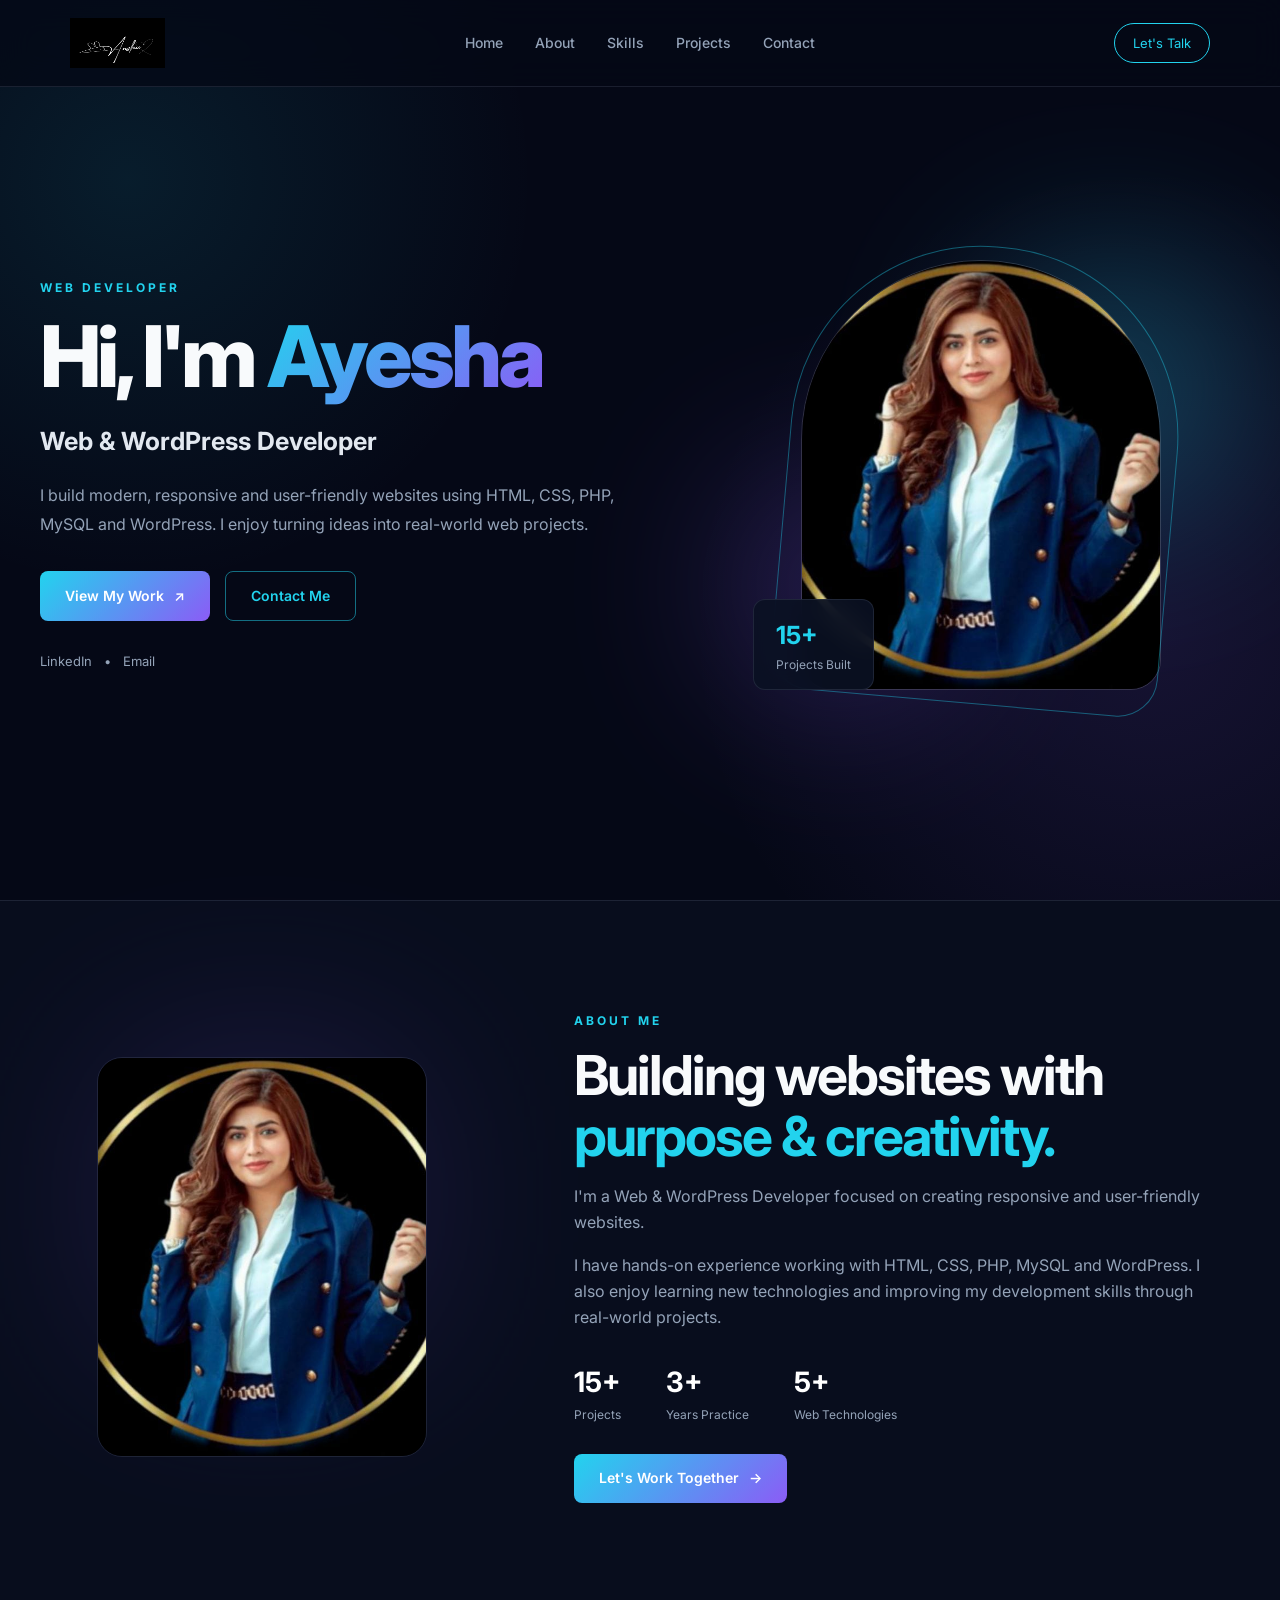
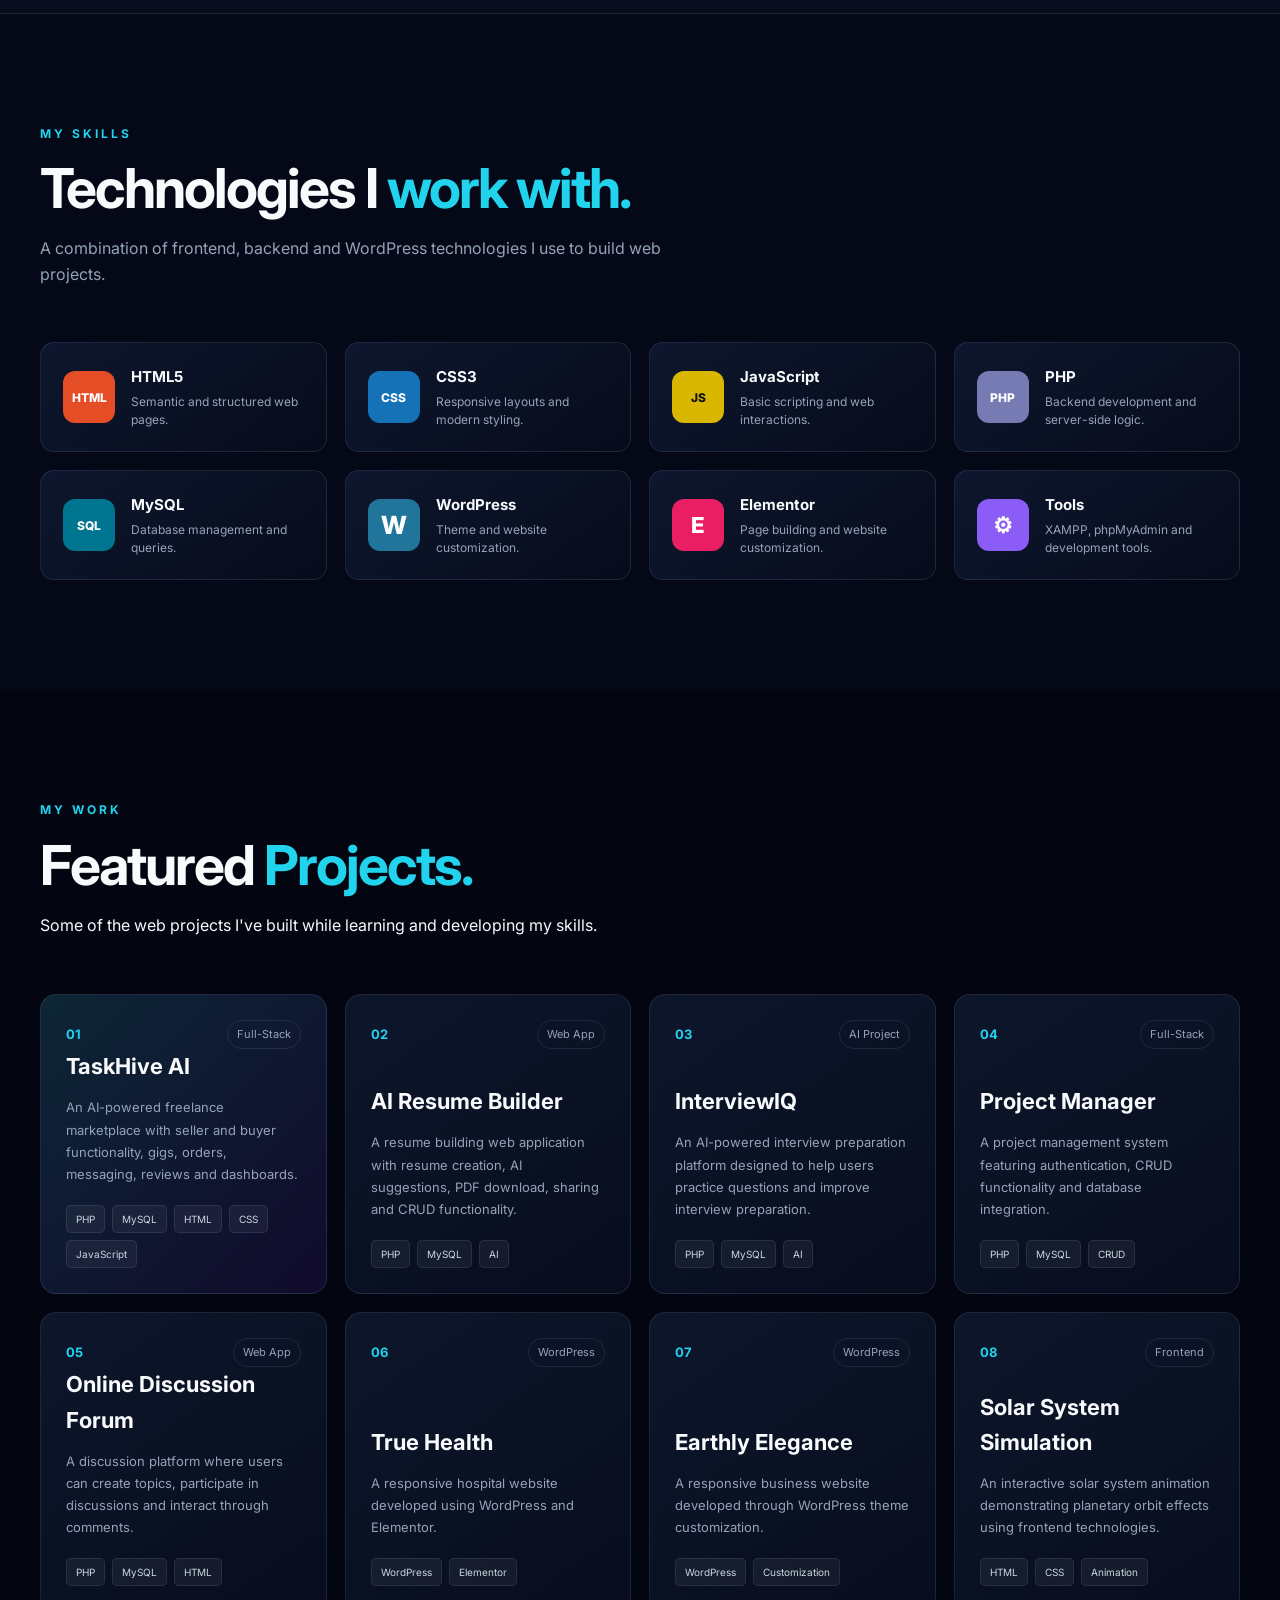
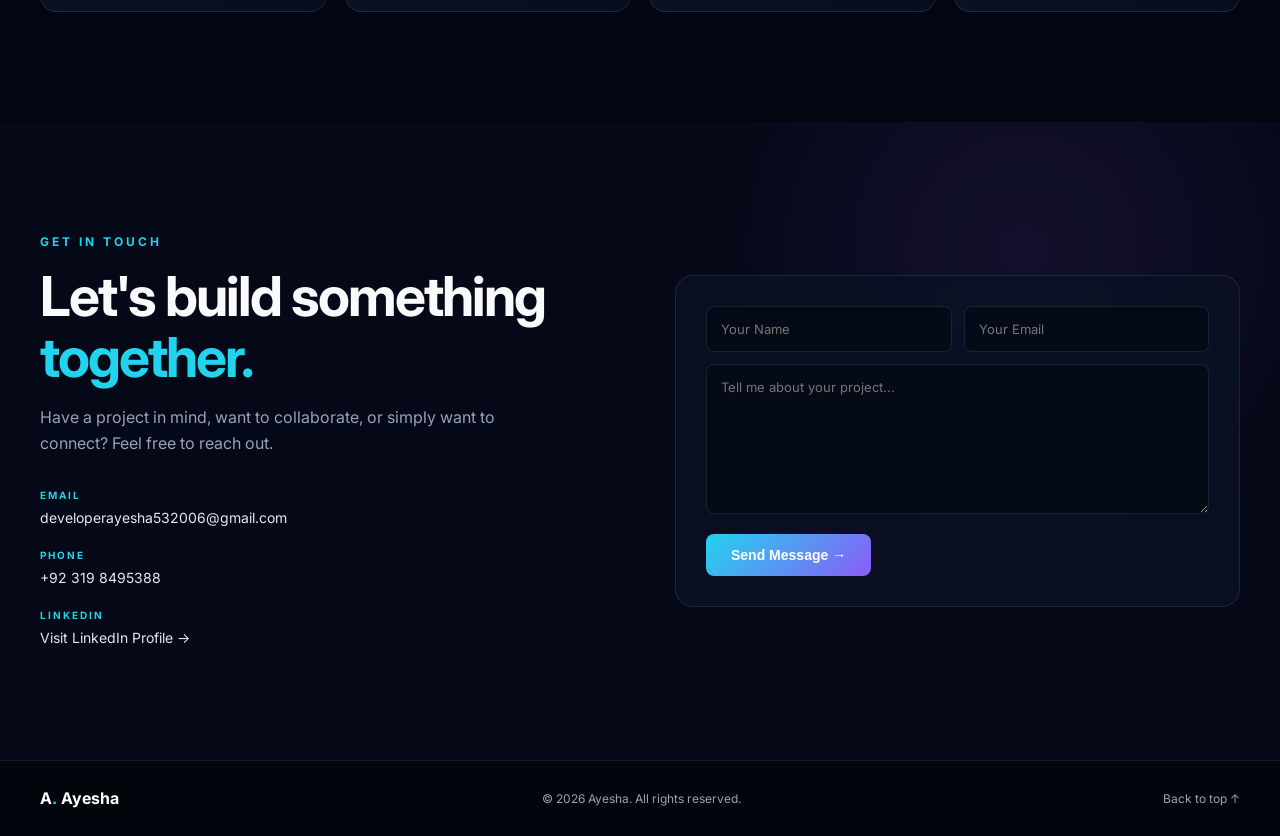
<file: index.html>
<!DOCTYPE html>
<html lang="en">
<head>
    <meta charset="UTF-8">
    <meta name="viewport" content="width=device-width, initial-scale=1.0">

    <title>Ayesha | Web Developer</title>

    <meta
        name="description"
        content="Ayesha is a Web Developer specializing in modern websites, PHP, MySQL and WordPress."
    >

    <link rel="stylesheet" href="style.css">
</head>

<body>

<!-- ================= NAVBAR ================= -->

<header class="navbar">
    <div class="nav-container">

        <a href="#home" class="logo">
           <img src="logo.jpg" alt="">
        </a>

        <nav class="nav-links">
            <a href="#home">Home</a>
            <a href="#about">About</a>
            <a href="#skills">Skills</a>
            <a href="#projects">Projects</a>
            <a href="#contact">Contact</a>
        </nav>

        <a href="#contact" class="nav-btn">
            Let's Talk
        </a>

    </div>
</header>


<!-- ================= HERO ================= -->

<section class="hero" id="home">

    <div class="hero-container">

        <div class="hero-content">

            <p class="eyebrow">WEB DEVELOPER</p>

            <h1>
                Hi, I'm
                <span>Ayesha</span>
            </h1>

            <h2>
                Web & WordPress Developer
            </h2>

            <p class="hero-description">
                I build modern, responsive and user-friendly websites
                using HTML, CSS, PHP, MySQL and WordPress.
                I enjoy turning ideas into real-world web projects.
            </p>

            <div class="hero-buttons">

                <a href="#projects" class="btn primary-btn">
                    View My Work
                    <span>↗</span>
                </a>

                <a href="#contact" class="btn outline-btn">
                    Contact Me
                </a>

            </div>

            <div class="social-links">

                <a href="https://www.linkedin.com/in/ayesha-yaseen-26687239b/"
                   target="_blank">
                    LinkedIn
                </a>

                <span>•</span>

                <a href="#contact">
                    Email
                </a>

            </div>

        </div>


        <div class="hero-visual">

            <div class="glow glow-one"></div>
            <div class="glow glow-two"></div>

            <div class="image-wrapper">

                <div class="image-border"></div>

                <img
                    src="profile.jpeg"
                    alt="Ayesha"
                >

            </div>

            <div class="floating-card">
                <strong>15+</strong>
                <span>Projects Built</span>
            </div>

        </div>

    </div>

</section>


<!-- ================= ABOUT ================= -->

<section class="about section" id="about">

    <div class="section-container about-container">

        <div class="about-image">

            <div class="about-glow"></div>

            <img
                src="profile.jpeg"
                alt="Ayesha"
            >

        </div>


        <div class="about-content">

            <p class="section-label">ABOUT ME</p>

            <h2>
                Building websites with
                <span>purpose & creativity.</span>
            </h2>

            <p>
                I'm a Web & WordPress Developer focused on creating
                responsive and user-friendly websites.
            </p>

            <p>
                I have hands-on experience working with HTML, CSS,
                PHP, MySQL and WordPress. I also enjoy learning new
                technologies and improving my development skills
                through real-world projects.
            </p>

            <div class="about-stats">

                <div>
                    <strong>15+</strong>
                    <span>Projects</span>
                </div>

                <div>
                    <strong>3+</strong>
                    <span>Years Practice</span>
                </div>

                <div>
                    <strong>5+</strong>
                    <span>Web Technologies</span>
                </div>

            </div>

            <a href="#contact" class="btn primary-btn">
                Let's Work Together
                <span>→</span>
            </a>

        </div>

    </div>

</section>


<!-- ================= SKILLS ================= -->

<section class="skills section" id="skills">

    <div class="section-container">

        <div class="section-heading">

            <p class="section-label">MY SKILLS</p>

            <h2>
                Technologies I
                <span>work with.</span>
            </h2>

            <p>
                A combination of frontend, backend and WordPress
                technologies I use to build web projects.
            </p>

        </div>


        <div class="skills-grid">

            <div class="skill-card">
                <div class="skill-icon html-icon">HTML</div>
                <div>
                    <h3>HTML5</h3>
                    <p>Semantic and structured web pages.</p>
                </div>
            </div>


            <div class="skill-card">
                <div class="skill-icon css-icon">CSS</div>
                <div>
                    <h3>CSS3</h3>
                    <p>Responsive layouts and modern styling.</p>
                </div>
            </div>


            <div class="skill-card">
                <div class="skill-icon js-icon">JS</div>
                <div>
                    <h3>JavaScript</h3>
                    <p>Basic scripting and web interactions.</p>
                </div>
            </div>


            <div class="skill-card">
                <div class="skill-icon php-icon">PHP</div>
                <div>
                    <h3>PHP</h3>
                    <p>Backend development and server-side logic.</p>
                </div>
            </div>


            <div class="skill-card">
                <div class="skill-icon mysql-icon">SQL</div>
                <div>
                    <h3>MySQL</h3>
                    <p>Database management and queries.</p>
                </div>
            </div>


            <div class="skill-card">
                <div class="skill-icon wp-icon">W</div>
                <div>
                    <h3>WordPress</h3>
                    <p>Theme and website customization.</p>
                </div>
            </div>


            <div class="skill-card">
                <div class="skill-icon elementor-icon">E</div>
                <div>
                    <h3>Elementor</h3>
                    <p>Page building and website customization.</p>
                </div>
            </div>


            <div class="skill-card">
                <div class="skill-icon tools-icon">⚙</div>
                <div>
                    <h3>Tools</h3>
                    <p>XAMPP, phpMyAdmin and development tools.</p>
                </div>
            </div>

        </div>

    </div>

</section>


<!-- ================= PROJECTS ================= -->

<section class="projects section" id="projects">

    <div class="section-container">

        <div class="section-heading projects-heading">

            <div>
                <p class="section-label">MY WORK</p>

                <h2>
                    Featured
                    <span>Projects.</span>
                </h2>

                <p>
                    Some of the web projects I've built while learning
                    and developing my skills.
                </p>
            </div>

        </div>


        <div class="projects-grid">


            <!-- TaskHive -->

            <article class="project-card featured">

                <div class="project-top">

                    <span class="project-number">01</span>

                    <span class="project-type">
                        Full-Stack
                    </span>

                </div>

                <div class="project-content">

                    <h3>TaskHive AI</h3>

                    <p>
                        An AI-powered freelance marketplace with
                        seller and buyer functionality, gigs,
                        orders, messaging, reviews and dashboards.
                    </p>

                    <div class="project-tags">
                        <span>PHP</span>
                        <span>MySQL</span>
                        <span>HTML</span>
                        <span>CSS</span>
                        <span>JavaScript</span>
                    </div>

                </div>

            </article>


            <!-- AI Resume -->

            <article class="project-card">

                <div class="project-top">

                    <span class="project-number">02</span>

                    <span class="project-type">
                        Web App
                    </span>

                </div>

                <div class="project-content">

                    <h3>AI Resume Builder</h3>

                    <p>
                        A resume building web application with
                        resume creation, AI suggestions, PDF
                        download, sharing and CRUD functionality.
                    </p>

                    <div class="project-tags">
                        <span>PHP</span>
                        <span>MySQL</span>
                        <span>AI</span>
                    </div>

                </div>

            </article>


            <!-- InterviewIQ -->

            <article class="project-card">

                <div class="project-top">

                    <span class="project-number">03</span>

                    <span class="project-type">
                        AI Project
                    </span>

                </div>

                <div class="project-content">

                    <h3>InterviewIQ</h3>

                    <p>
                        An AI-powered interview preparation
                        platform designed to help users practice
                        questions and improve interview preparation.
                    </p>

                    <div class="project-tags">
                        <span>PHP</span>
                        <span>MySQL</span>
                        <span>AI</span>
                    </div>

                </div>

            </article>


            <!-- Project Manager -->

            <article class="project-card">

                <div class="project-top">

                    <span class="project-number">04</span>

                    <span class="project-type">
                        Full-Stack
                    </span>

                </div>

                <div class="project-content">

                    <h3>Project Manager</h3>

                    <p>
                        A project management system featuring
                        authentication, CRUD functionality and
                        database integration.
                    </p>

                    <div class="project-tags">
                        <span>PHP</span>
                        <span>MySQL</span>
                        <span>CRUD</span>
                    </div>

                </div>

            </article>


            <!-- Discussion Forum -->

            <article class="project-card">

                <div class="project-top">

                    <span class="project-number">05</span>

                    <span class="project-type">
                        Web App
                    </span>

                </div>

                <div class="project-content">

                    <h3>Online Discussion Forum</h3>

                    <p>
                        A discussion platform where users can
                        create topics, participate in discussions
                        and interact through comments.
                    </p>

                    <div class="project-tags">
                        <span>PHP</span>
                        <span>MySQL</span>
                        <span>HTML</span>
                    </div>

                </div>

            </article>


            <!-- WordPress -->

            <article class="project-card">

                <div class="project-top">

                    <span class="project-number">06</span>

                    <span class="project-type">
                        WordPress
                    </span>

                </div>

                <div class="project-content">

                    <h3>True Health</h3>

                    <p>
                        A responsive hospital website developed
                        using WordPress and Elementor.
                    </p>

                    <div class="project-tags">
                        <span>WordPress</span>
                        <span>Elementor</span>
                    </div>

                </div>

            </article>


            <!-- Earthly Elegance -->

            <article class="project-card">

                <div class="project-top">

                    <span class="project-number">07</span>

                    <span class="project-type">
                        WordPress
                    </span>

                </div>

                <div class="project-content">

                    <h3>Earthly Elegance</h3>

                    <p>
                        A responsive business website developed
                        through WordPress theme customization.
                    </p>

                    <div class="project-tags">
                        <span>WordPress</span>
                        <span>Customization</span>
                    </div>

                </div>

            </article>


            <!-- Solar System -->

            <article class="project-card">

                <div class="project-top">

                    <span class="project-number">08</span>

                    <span class="project-type">
                        Frontend
                    </span>

                </div>

                <div class="project-content">

                    <h3>Solar System Simulation</h3>

                    <p>
                        An interactive solar system animation
                        demonstrating planetary orbit effects
                        using frontend technologies.
                    </p>

                    <div class="project-tags">
                        <span>HTML</span>
                        <span>CSS</span>
                        <span>Animation</span>
                    </div>

                </div>

            </article>

        </div>

    </div>

</section>


<!-- ================= CONTACT ================= -->

<section class="contact section" id="contact">

    <div class="section-container contact-container">

        <div class="contact-content">

            <p class="section-label">GET IN TOUCH</p>

            <h2>
                Let's build something
                <span>together.</span>
            </h2>

            <p>
                Have a project in mind, want to collaborate,
                or simply want to connect? Feel free to reach out.
            </p>


            <div class="contact-details">

                <div>
                    <span>EMAIL</span>
                    <a href="mailto:developerayesha532006@gmail.com">
                        developerayesha532006@gmail.com
                    </a>
                </div>


                <div>
                    <span>PHONE</span>
                    <p>+92 319 8495388</p>
                </div>


                <div>
                    <span>LINKEDIN</span>

                    <a
                        href="https://www.linkedin.com/in/ayesha-yaseen-26687239b/"
                        target="_blank"
                    >
                        Visit LinkedIn Profile →
                    </a>

                </div>

            </div>

        </div>


        <div class="contact-form">

            <form>

                <div class="input-row">

                    <input
                        type="text"
                        placeholder="Your Name"
                        required
                    >

                    <input
                        type="email"
                        placeholder="Your Email"
                        required
                    >

                </div>

                <textarea
                    placeholder="Tell me about your project..."
                    required
                ></textarea>

                <button type="submit" class="btn primary-btn">
                    Send Message →
                </button>

            </form>

        </div>

    </div>

</section>


<!-- ================= FOOTER ================= -->

<footer class="footer">

    <div class="footer-container">

        <div class="footer-logo">
            A<span>.</span> Ayesha
        </div>

        <p>
            © 2026 Ayesha. All rights reserved.
        </p>

        <a href="#home">
            Back to top ↑
        </a>

    </div>

</footer>


</body>
</html>
</file>
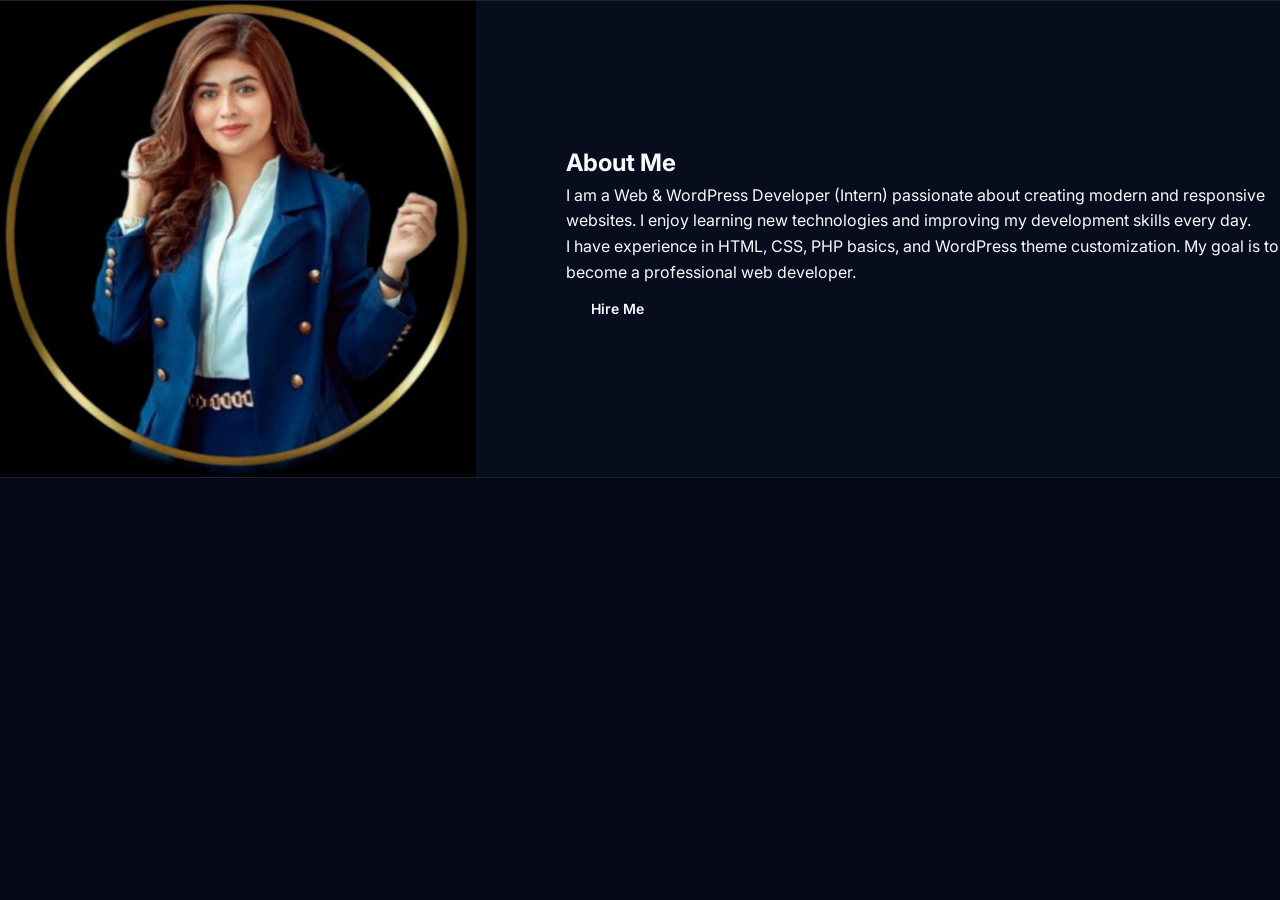
<file: about.html>
<!DOCTYPE html>
<html lang="en">
<head>
    <title>My Portfolio</title>
    <link rel="stylesheet" href="style.css">
</head>
<body>

<section class="about">

    <div class="about-container">
        <div class="about-img">
            <img src="profile.jpeg" alt="About Image">
        </div>

        <div class="about-text">
            <h2>About Me</h2>

            <p>
                I am a Web & WordPress Developer (Intern) passionate about creating modern and responsive websites.
                I enjoy learning new technologies and improving my development skills every day.
            </p>

            <p>
                I have experience in HTML, CSS, PHP basics, and WordPress theme customization.
                My goal is to become a professional web developer.
            </p>

            <a href="contact.html" class="btn btn-primary">Hire Me</a>
        </div>
 </div>
</section>
</body>
</file>
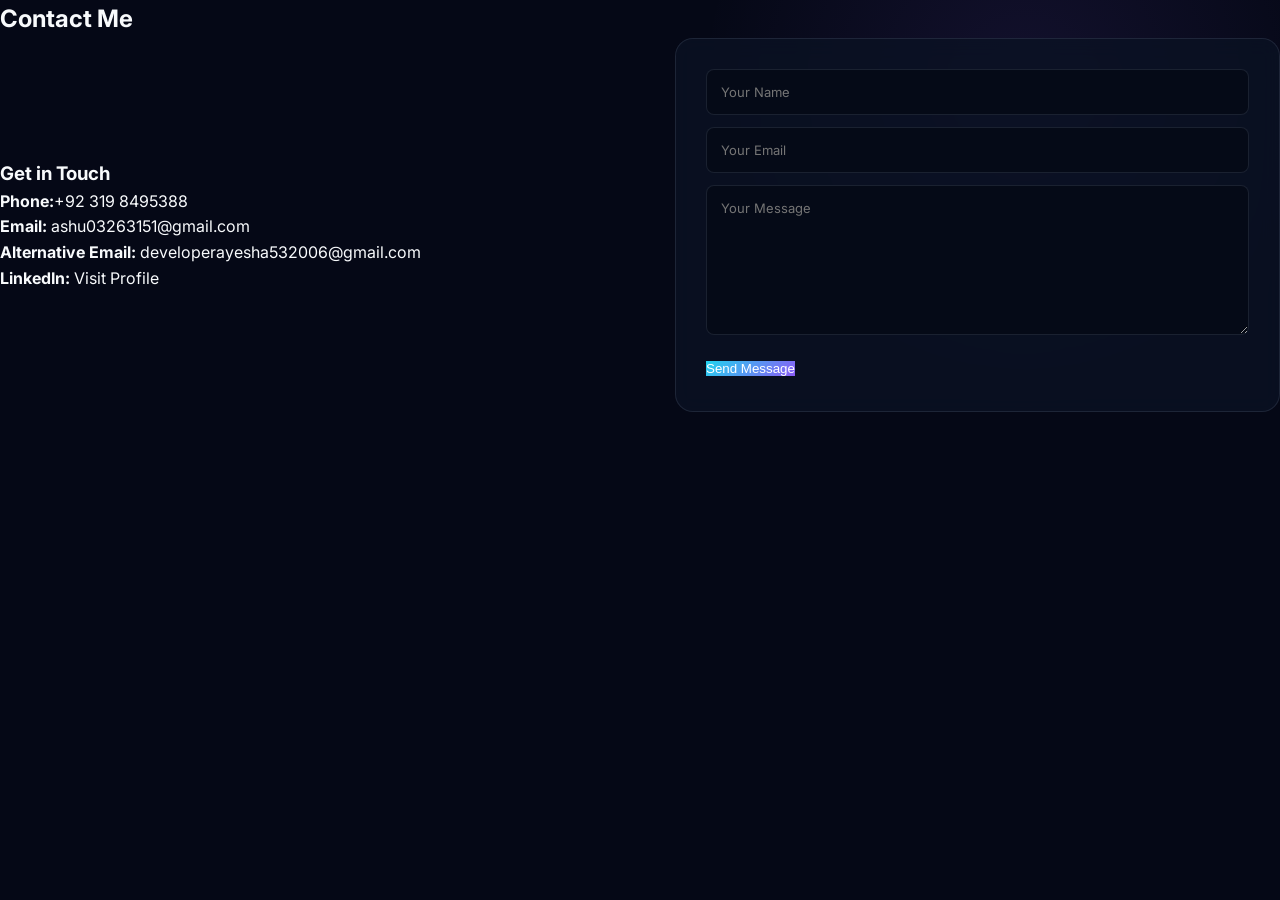
<file: contact.html>
<!DOCTYPE html>
<html lang="en">
<head>
    <title>My Portfolio</title>
    <link rel="stylesheet" href="style.css">
</head>
<body>

<section class="contact">

    <h2>Contact Me</h2>

    <div class="contact-container">

        <div class="contact-info">

            <h3>Get in Touch</h3>

            <p><b>Phone:</b>+92 319 8495388</p>
            <p><b>Email:</b> ashu03263151@gmail.com</p>
            <p><b>Alternative Email:</b> developerayesha532006@gmail.com</p>
            <p><b>LinkedIn:</b> 
                <a href="https://www.linkedin.com/in/ayesha-yaseen-26687239b/" target="_blank">
                    Visit Profile
                </a>
            </p>

        </div>
        <div class="contact-form">

            <form>
                <input type="text" placeholder="Your Name">
                <input type="email" placeholder="Your Email">
                <textarea placeholder="Your Message"></textarea>
                <button type="submit" class="primary-btn">Send Message</button>
            </form>

        </div>

    </div>

</section>
</body>
</file>
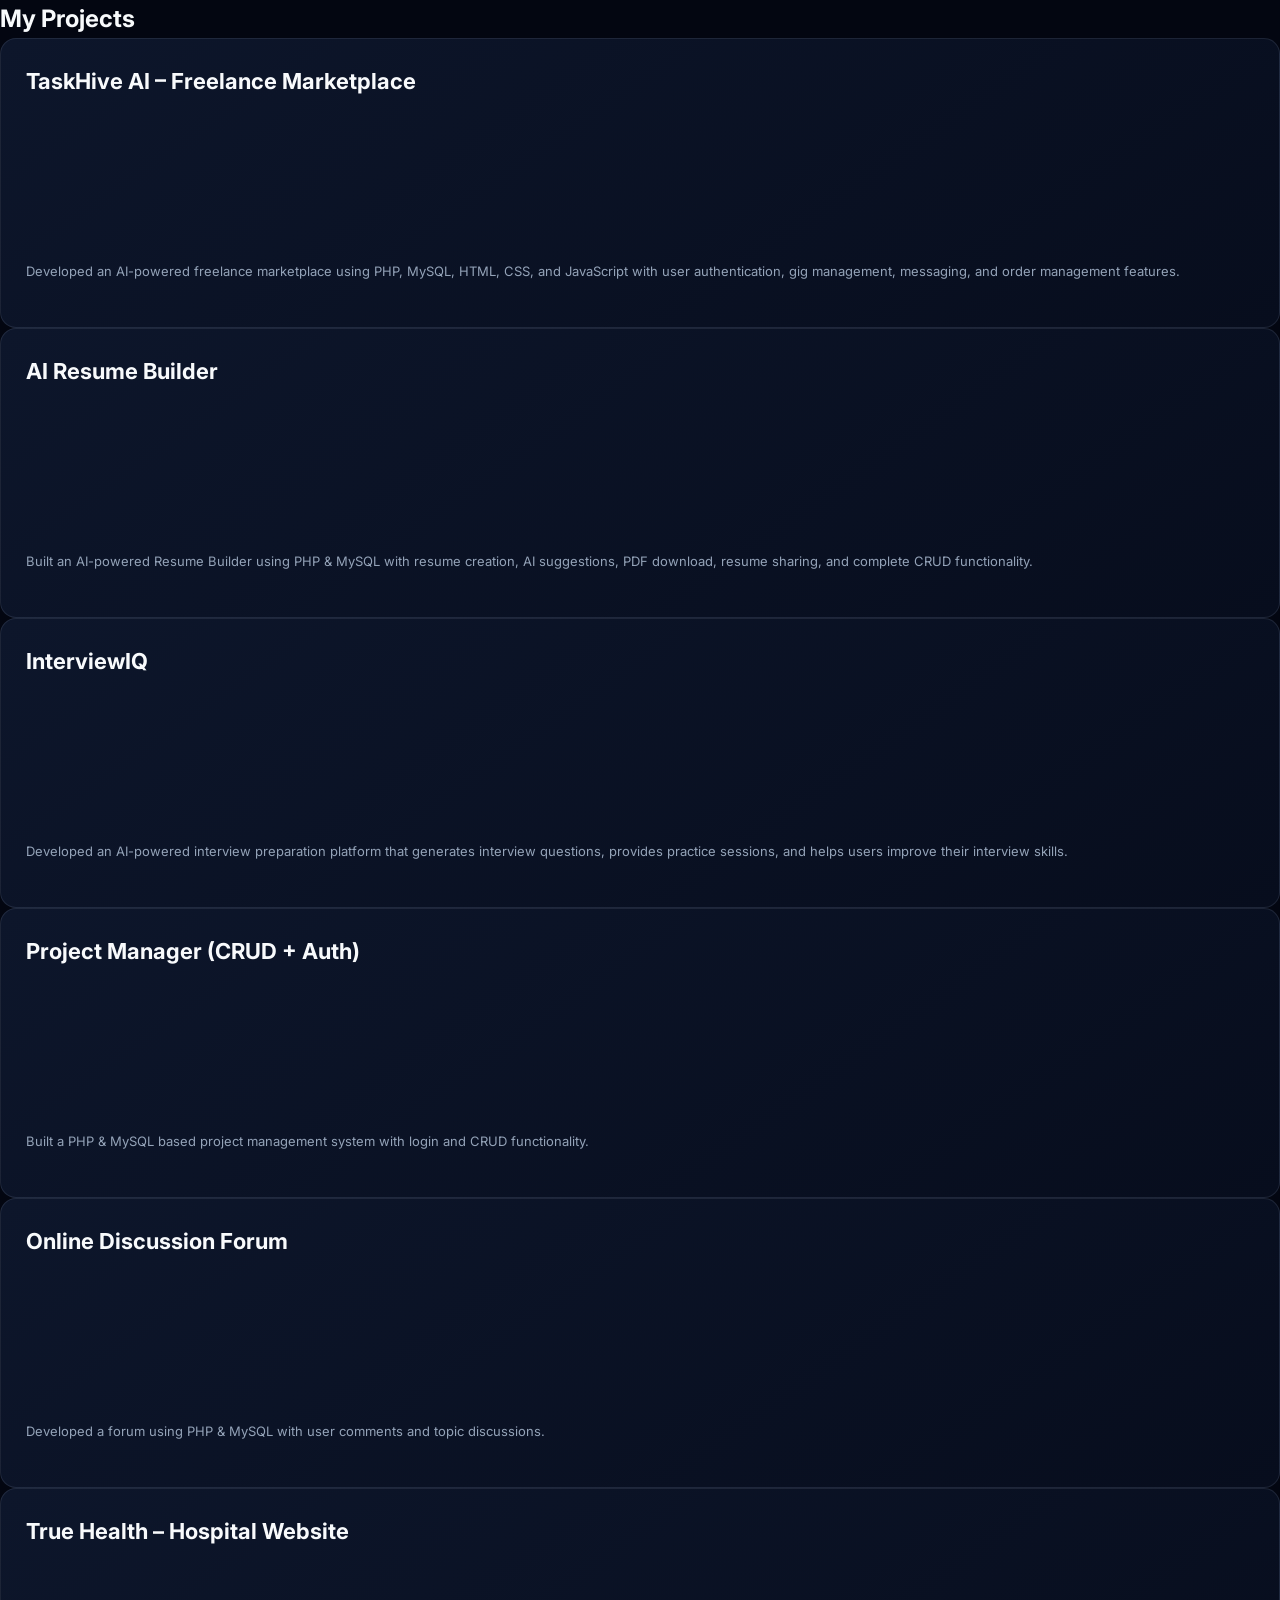
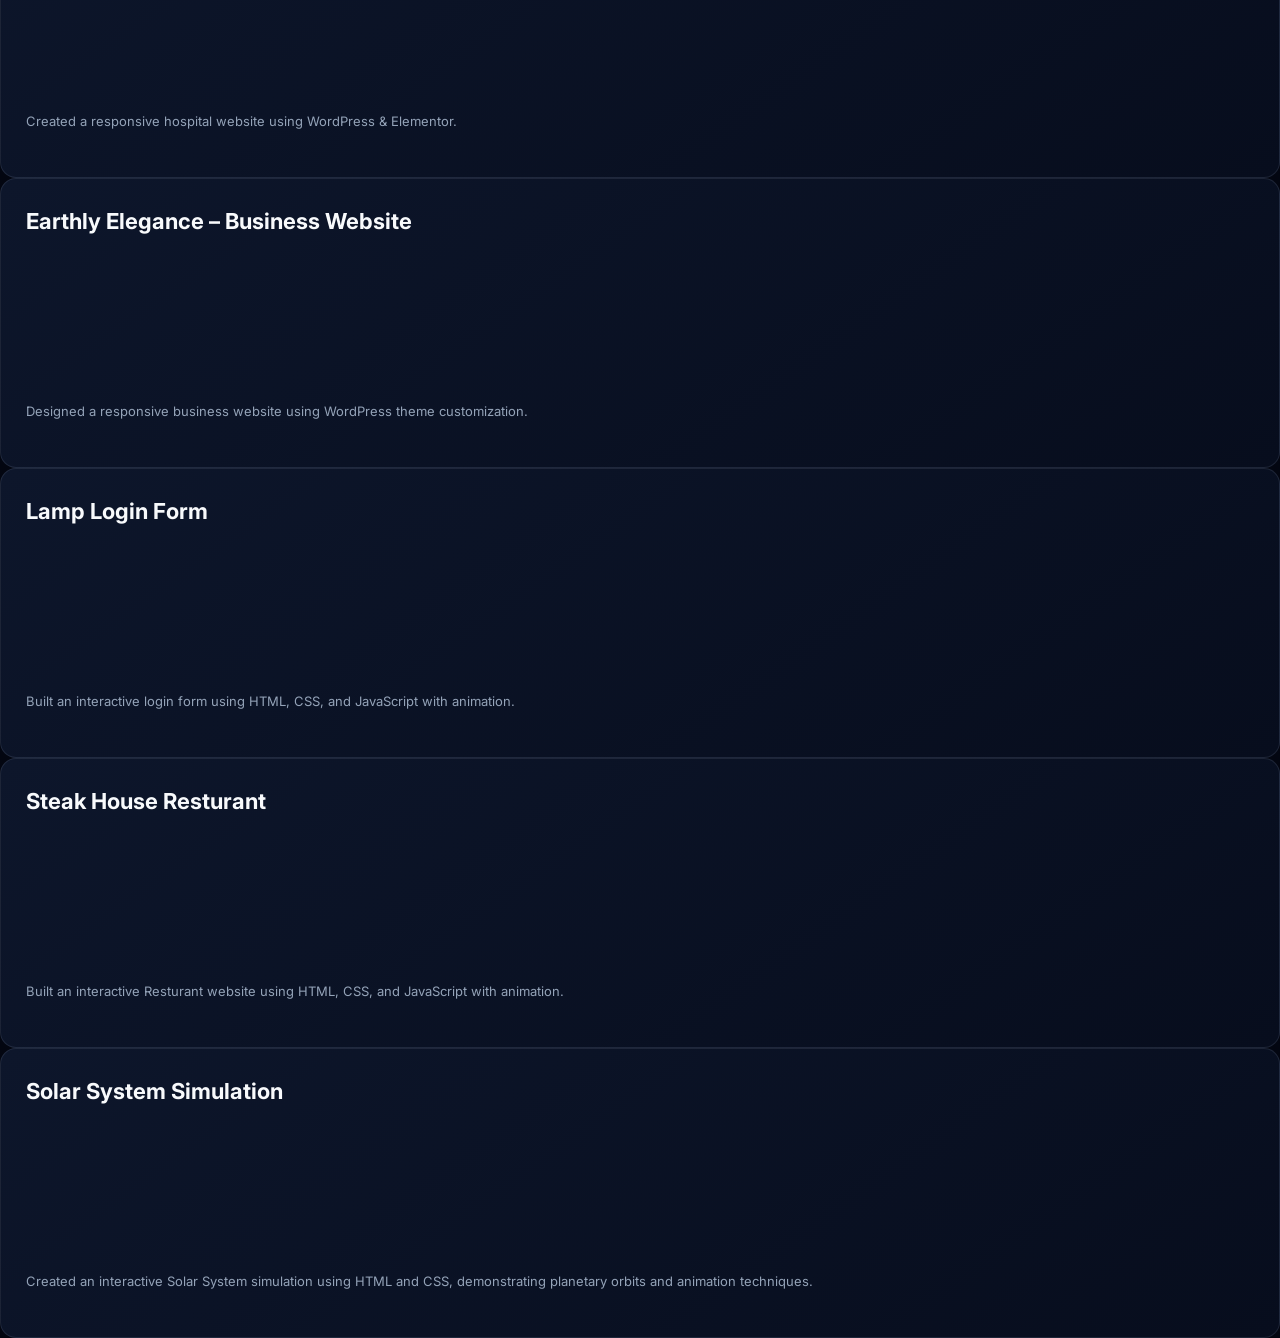
<file: project.html>
<!DOCTYPE html> 
<html lang="en"> 
    <head> <title>My Portfolio</title> 
        <link rel="stylesheet" href="style.css"> 
    </head> 
    <body>
         <section class="projects"> 
            <h2>My Projects</h2>
             <div class="projects-container">
                 <div class="project-card">
                    <h3>TaskHive AI – Freelance Marketplace</h3> 
                    <p>Developed an AI-powered freelance marketplace using PHP, MySQL, HTML, CSS, and JavaScript with user authentication, gig management, messaging, and order management features.</p> 
                </div>
                 <div class="project-card"> 
                    <h3>AI Resume Builder</h3> 
                    <p>Built an AI-powered Resume Builder using PHP & MySQL with resume creation,
                         AI suggestions, PDF download, resume sharing, and complete CRUD functionality.</p> 
                        </div> <div class="project-card"> 
                            <h3>InterviewIQ</h3>
                            <p>Developed an AI-powered interview preparation platform that generates 
                                interview questions, provides practice sessions, and helps users
                                 improve their interview skills.</p> 
                                </div> <div class="project-card"> 
                                    <h3>Project Manager (CRUD + Auth)</h3> 
                                    <p>Built a PHP & MySQL based project management system with login 
                                        and CRUD functionality.</p> 
                                    </div> 
                                    <div class="project-card"> 
                                        <h3>Online Discussion Forum</h3> 
                                        <p>Developed a forum using PHP & MySQL with user comments
                                             and topic discussions.</p>
                                            </div>
                                             <div class="project-card">
                                                 <h3>True Health – Hospital Website</h3> 
                                                 <p>Created a responsive hospital website using WordPress
                                                     & Elementor.</p> </div> 
                                                     <div class="project-card">
                                                         <h3>Earthly Elegance – Business Website</h3> 
                                                         <p>Designed a responsive business website using WordPress theme customization.</p> </div> <div class="project-card"> <h3>Lamp Login Form</h3> <p>Built an interactive login form using HTML, CSS, and JavaScript with animation.</p> </div> <div class="project-card"> <h3>Steak House Resturant</h3> <p>Built an interactive Resturant website using HTML, CSS, and JavaScript with animation.</p>
                                                         </div> 
                                                         <div class="project-card">
                                                             <h3>Solar System Simulation</h3> 
                                                             <p> Created an interactive Solar System simulation using HTML
                                                                 and CSS, demonstrating planetary orbits and animation 
                                                                 techniques. </p>
                                                                 </div>
                                                                 </div> 
    </section>
 </body>
</file>
<file: style.css>
@import url('https://fonts.googleapis.com/css2?family=Inter:wght@400;500;600;700;800&display=swap');


/* =========================
   ROOT
========================= */

:root {

    --bg: #050816;
    --bg-light: #080d1d;
    --card: #0b1224;
    --card-hover: #101a32;

    --text: #f8fafc;
    --muted: #94a3b8;

    --blue: #22d3ee;
    --blue-dark: #0891b2;
    --purple: #8b5cf6;

    --border: rgba(148,163,184,0.15);

    --gradient:
        linear-gradient(
            135deg,
            #22d3ee,
            #8b5cf6
        );
}




* {
    margin: 0;
    padding: 0;
    box-sizing: border-box;
}

html {
    scroll-behavior: smooth;
}

body {
    font-family: 'Inter', sans-serif;
    background: var(--bg);
    color: var(--text);
    line-height: 1.6;
}

a {
    text-decoration: none;
    color: inherit;
}

img {
    max-width: 100%;
    display: block;
}



.navbar {
    position: fixed;
    top: 0;
    left: 0;

    width: 100%;

    z-index: 1000;

    background: rgba(5, 8, 22, 0.75);

    backdrop-filter: blur(16px);

    border-bottom: 1px solid var(--border);
}

.nav-container {
    max-width: 1200px;

    margin: auto;

    padding: 18px 30px;

    display: flex;
    align-items: center;
    justify-content: space-between;
}

.logo {
    display: flex;
    align-items: center;
}

.logo img {
    width: 95px;
     height: 50px;

}

.nav-links {
    display: flex;
    gap: 32px;
}

.nav-links a {
    color: var(--muted);

    font-size: 14px;
    font-weight: 500;

    transition: 0.3s;
}

.nav-links a:hover {
    color: var(--blue);
}

.nav-btn {
    padding: 9px 18px;

    border: 1px solid var(--blue);

    border-radius: 30px;

    color: var(--blue);

    font-size: 13px;

    transition: 0.3s;
}

.nav-btn:hover {
    background: var(--blue);
    color: #031018;
}


/* =========================
   HERO
========================= */

.hero {
    min-height: 100vh;

    display: flex;
    align-items: center;

    padding: 130px 30px 80px;

    position: relative;

    overflow: hidden;

    background:
        radial-gradient(
            circle at 10% 20%,
            rgba(34,211,238,0.10),
            transparent 30%
        ),

        radial-gradient(
            circle at 90% 70%,
            rgba(139,92,246,0.13),
            transparent 35%
        );
}

.hero-container {
    max-width: 1200px;

    width: 100%;

    margin: auto;

    display: grid;

    grid-template-columns: 1.1fr 0.9fr;

    align-items: center;

    gap: 50px;
}

.eyebrow,
.section-label {
    color: var(--blue);

    font-size: 12px;

    font-weight: 700;

    letter-spacing: 3px;

    margin-bottom: 15px;
}

.hero-content h1 {
    font-size: clamp(55px, 7vw, 85px);

    line-height: 1.05;

    font-weight: 800;

    letter-spacing: -4px;
}

.hero-content h1 span {
    background: var(--gradient);

    -webkit-background-clip: text;

    -webkit-text-fill-color: transparent;
}

.hero-content h2 {
    font-size: 25px;

    margin-top: 20px;

    color: #e2e8f0;
}

.hero-description {
    max-width: 580px;

    color: var(--muted);

    margin-top: 20px;

    font-size: 16px;

    line-height: 1.8;
}

.hero-buttons {
    display: flex;

    gap: 15px;

    margin-top: 32px;
}

.btn {
    display: inline-flex;

    align-items: center;

    justify-content: center;

    gap: 10px;

    padding: 13px 25px;

    border-radius: 8px;

    font-size: 14px;

    font-weight: 600;

    transition: 0.3s;
}

.primary-btn {
    background: var(--gradient);

    color: white;

    border: none;
}

.primary-btn:hover {
    transform: translateY(-3px);

    box-shadow:
        0 10px 30px
        rgba(34,211,238,0.2);
}

.outline-btn {
    border: 1px solid rgba(34,211,238,0.5);

    color: var(--blue);

    background: transparent;
}

.outline-btn:hover {
    background: rgba(34,211,238,0.08);

    transform: translateY(-3px);
}

.social-links {
    display: flex;

    gap: 12px;

    margin-top: 30px;

    color: var(--muted);

    font-size: 13px;
}

.social-links a:hover {
    color: var(--blue);
}


/* =========================
   HERO IMAGE
========================= */

.hero-visual {
    position: relative;

    display: flex;

    justify-content: center;

    align-items: center;

    min-height: 500px;
}

.image-wrapper {
    position: relative;

    width: 360px;
    height: 430px;

    z-index: 2;
}

.image-wrapper img {
    width: 100%;
    height: 100%;

    object-fit: cover;

    border-radius: 180px 180px 30px 30px;

    border: 1px solid rgba(255,255,255,0.15);
}

.image-border {
    position: absolute;

    inset: -14px;

    border: 1px solid rgba(34,211,238,0.4);

    border-radius: 190px 190px 40px 40px;

    transform: rotate(5deg);
}

.glow {
    position: absolute;

    border-radius: 50%;

    filter: blur(90px);

    opacity: 0.3;
}

.glow-one {
    width: 250px;
    height: 250px;

    background: var(--blue);

    top: 40px;
    right: 0;
}

.glow-two {
    width: 220px;
    height: 220px;

    background: var(--purple);

    bottom: 30px;
    left: 10px;
}

.floating-card {
    position: absolute;

    bottom: 35px;
    left: 30px;

    z-index: 3;

    background: rgba(10,17,35,0.9);

    border: 1px solid var(--border);

    backdrop-filter: blur(12px);

    padding: 15px 22px;

    border-radius: 12px;

    display: flex;

    flex-direction: column;
}

.floating-card strong {
    font-size: 25px;

    color: var(--blue);
}

.floating-card span {
    font-size: 12px;

    color: var(--muted);
}


/* =========================
   GENERAL SECTIONS
========================= */

.section {
    padding: 110px 30px;
}

.section-container {
    max-width: 1200px;

    margin: auto;
}

.section-heading {
    max-width: 650px;

    margin-bottom: 55px;
}

.section-heading h2,
.about-content h2,
.contact-content h2 {
    font-size: clamp(36px, 5vw, 55px);

    line-height: 1.1;

    letter-spacing: -2px;

    margin-bottom: 18px;
}

.section-heading h2 span,
.about-content h2 span,
.contact-content h2 span {
    color: var(--blue);
}

.section-heading > p:last-child {
    color: var(--muted);
}


/* =========================
   ABOUT
========================= */

.about {
    background: var(--bg-light);

    border-top: 1px solid var(--border);

    border-bottom: 1px solid var(--border);
}

.about-container {
    display: grid;

    grid-template-columns: 0.8fr 1.2fr;

    gap: 90px;

    align-items: center;
}

.about-image {
    position: relative;

    display: flex;

    justify-content: center;
}

.about-image img {
    width: 330px;
    height: 400px;

    object-fit: cover;

    border-radius: 25px;

    position: relative;

    z-index: 2;

    border: 1px solid var(--border);
}

.about-glow {
    position: absolute;

    width: 280px;
    height: 280px;

    background: var(--purple);

    filter: blur(100px);

    opacity: 0.18;
}

.about-content > p:not(.section-label) {
    color: var(--muted);

    margin-bottom: 18px;

    max-width: 650px;
}

.about-stats {
    display: flex;

    gap: 45px;

    margin: 30px 0;
}

.about-stats div {
    display: flex;

    flex-direction: column;
}

.about-stats strong {
    font-size: 28px;

    color: white;
}

.about-stats span {
    color: var(--muted);

    font-size: 12px;
}


/* =========================
   SKILLS
========================= */

.skills-grid {
    display: grid;

    grid-template-columns:
        repeat(4, 1fr);

    gap: 18px;
}

.skill-card {
    display: flex;

    align-items: center;

    gap: 16px;

    padding: 22px;

    background:
        linear-gradient(
            145deg,
            rgba(15,25,48,0.9),
            rgba(7,13,28,0.9)
        );

    border: 1px solid var(--border);

    border-radius: 14px;

    transition: 0.3s;
}

.skill-card:hover {
    transform: translateY(-6px);

    border-color:
        rgba(34,211,238,0.5);

    background: var(--card-hover);
}

.skill-icon {
    min-width: 52px;
    height: 52px;

    display: flex;

    align-items: center;
    justify-content: center;

    border-radius: 12px;

    font-weight: 800;

    font-size: 12px;

    color: white;
}

.html-icon {
    background: #e44d26;
}

.css-icon {
    background: #1572b6;
}

.js-icon {
    background: #d9b600;
    color: #111;
}

.php-icon {
    background: #777bb3;
}

.mysql-icon {
    background: #00758f;
}

.wp-icon {
    background: #21759b;

    font-size: 25px;
}

.elementor-icon {
    background: #e91e63;

    font-size: 22px;
}

.tools-icon {
    background: var(--purple);

    font-size: 22px;
}

.skill-card h3 {
    font-size: 15px;

    margin-bottom: 4px;
}

.skill-card p {
    color: var(--muted);

    font-size: 12px;

    line-height: 1.5;
}


/* =========================
   PROJECTS
========================= */

.projects {
    background: #030611;

    position: relative;
}

.projects-grid {
    display: grid;

    grid-template-columns:
        repeat(4, 1fr);

    gap: 18px;
}

.project-card {
    min-height: 290px;

    padding: 25px;

    display: flex;

    flex-direction: column;

    justify-content: space-between;

    border-radius: 16px;

    background:
        linear-gradient(
            145deg,
            #0d162b,
            #070d1d
        );

    border: 1px solid var(--border);

    position: relative;

    overflow: hidden;

    transition: 0.35s;
}

.project-card::before {
    content: "";

    position: absolute;

    width: 160px;
    height: 160px;

    background: var(--blue);

    filter: blur(90px);

    opacity: 0;

    top: -80px;
    right: -80px;

    transition: 0.3s;
}

.project-card:hover {
    transform: translateY(-8px);

    border-color:
        rgba(34,211,238,0.5);
}

.project-card:hover::before {
    opacity: 0.15;
}
.project-card.featured {
    background:
        linear-gradient(
            135deg,
            rgba(14,42,58,0.9),
            rgba(19,12,48,0.9)
        );
}

.project-top {
    display: flex;

    justify-content: space-between;

    align-items: center;

    position: relative;

    z-index: 2;
}

.project-number {
    color: var(--blue);

    font-size: 13px;

    font-weight: 700;
}

.project-type {
    font-size: 11px;

    color: var(--muted);

    border: 1px solid var(--border);

    padding: 5px 9px;

    border-radius: 20px;
}

.project-content {
    position: relative;

    z-index: 2;
}

.project-card h3 {
    font-size: 22px;

    margin-bottom: 12px;
}

.project-card p {
    color: var(--muted);

    font-size: 13px;

    line-height: 1.7;

    margin-bottom: 20px;
}

.project-tags {
    display: flex;

    flex-wrap: wrap;

    gap: 7px;
}

.project-tags span {
    padding: 5px 9px;

    border-radius: 5px;

    font-size: 10px;

    color: #cbd5e1;

    background: rgba(255,255,255,0.05);

    border: 1px solid var(--border);
}



.contact {
    background:
        radial-gradient(
            circle at 80% 20%,
            rgba(139,92,246,0.10),
            transparent 30%
        );
}

.contact-container {
    display: grid;

    grid-template-columns: 1fr 1fr;

    gap: 70px;

    align-items: center;
}

.contact-content > p:not(.section-label) {
    color: var(--muted);

    max-width: 500px;

    margin-bottom: 30px;
}

.contact-details {
    display: flex;

    flex-direction: column;

    gap: 18px;
}

.contact-details div {
    display: flex;

    flex-direction: column;
}

.contact-details span {
    color: var(--blue);

    font-size: 10px;

    font-weight: 700;

    letter-spacing: 2px;

    margin-bottom: 4px;
}

.contact-details a,
.contact-details p {
    color: #e2e8f0;

    font-size: 14px;
}

.contact-details a:hover {
    color: var(--blue);
}

.contact-form {
    padding: 30px;

    background:
        rgba(11,18,36,0.8);

    border: 1px solid var(--border);

    border-radius: 18px;

    backdrop-filter: blur(10px);
}

.input-row {
    display: grid;

    grid-template-columns: 1fr 1fr;

    gap: 12px;
}

.contact-form input,
.contact-form textarea {
    width: 100%;

    background: #050a17;

    border: 1px solid var(--border);

    color: white;

    outline: none;

    padding: 14px;

    border-radius: 8px;

    font-family: inherit;

    font-size: 13px;

    margin-bottom: 12px;
}

.contact-form input:focus,
.contact-form textarea:focus {
    border-color: var(--blue);
}

.contact-form textarea {
    height: 150px;

    resize: vertical;
}


.footer {
    border-top: 1px solid var(--border);

    background: #03050c;

    padding: 25px 30px;
}

.footer-container {
    max-width: 1200px;

    margin: auto;

    display: flex;

    justify-content: space-between;

    align-items: center;

    color: var(--muted);

    font-size: 12px;
}

.footer-logo {
    color: white;

    font-weight: 700;

    font-size: 16px;
}

.footer-logo span {
    color: var(--blue);
}

.footer a:hover {
    color: var(--blue);
}


/* =========================
   RESPONSIVE
========================= */

@media (max-width: 1000px) {

    .hero-container,
    .about-container,
    .contact-container {
        grid-template-columns: 1fr;
    }

    .hero-content {
        text-align: center;
    }

    .hero-description {
        margin-left: auto;
        margin-right: auto;
    }

    .hero-buttons,
    .social-links {
        justify-content: center;
    }

    .hero-visual {
        min-height: 450px;
    }

    .skills-grid {
        grid-template-columns:
            repeat(2, 1fr);
    }

    .projects-grid {
        grid-template-columns:
            repeat(2, 1fr);
    }

    .project-card.featured {
        grid-column: span 2;
    }

    .about-content {
        text-align: center;
    }

    .about-content > p {
        margin-left: auto;
        margin-right: auto;
    }

    .about-stats {
        justify-content: center;
    }
}


@media (max-width: 700px) {

    .nav-links {
        display: none;
    }

    .nav-btn {
        display: none;
    }

    .nav-container {
        padding: 16px 20px;
    }

    .hero {
        padding: 120px 20px 70px;
    }

    .hero-content h1 {
        letter-spacing: -2px;
    }

    .hero-content h2 {
        font-size: 20px;
    }

    .hero-buttons {
        flex-direction: column;
    }

    .hero-buttons .btn {
        width: 100%;
    }

    .image-wrapper {
        width: 280px;
        height: 340px;
    }

    .floating-card {
        left: 5px;
    }

    .section {
        padding: 80px 20px;
    }

    .skills-grid,
    .projects-grid {
        grid-template-columns: 1fr;
    }

    .project-card.featured {
        grid-column: span 1;
    }

    .about-stats {
        gap: 25px;
    }

    .input-row {
        grid-template-columns: 1fr;
    }

    .footer-container {
        flex-direction: column;

        gap: 12px;

        text-align: center;
    }
}
</file>
